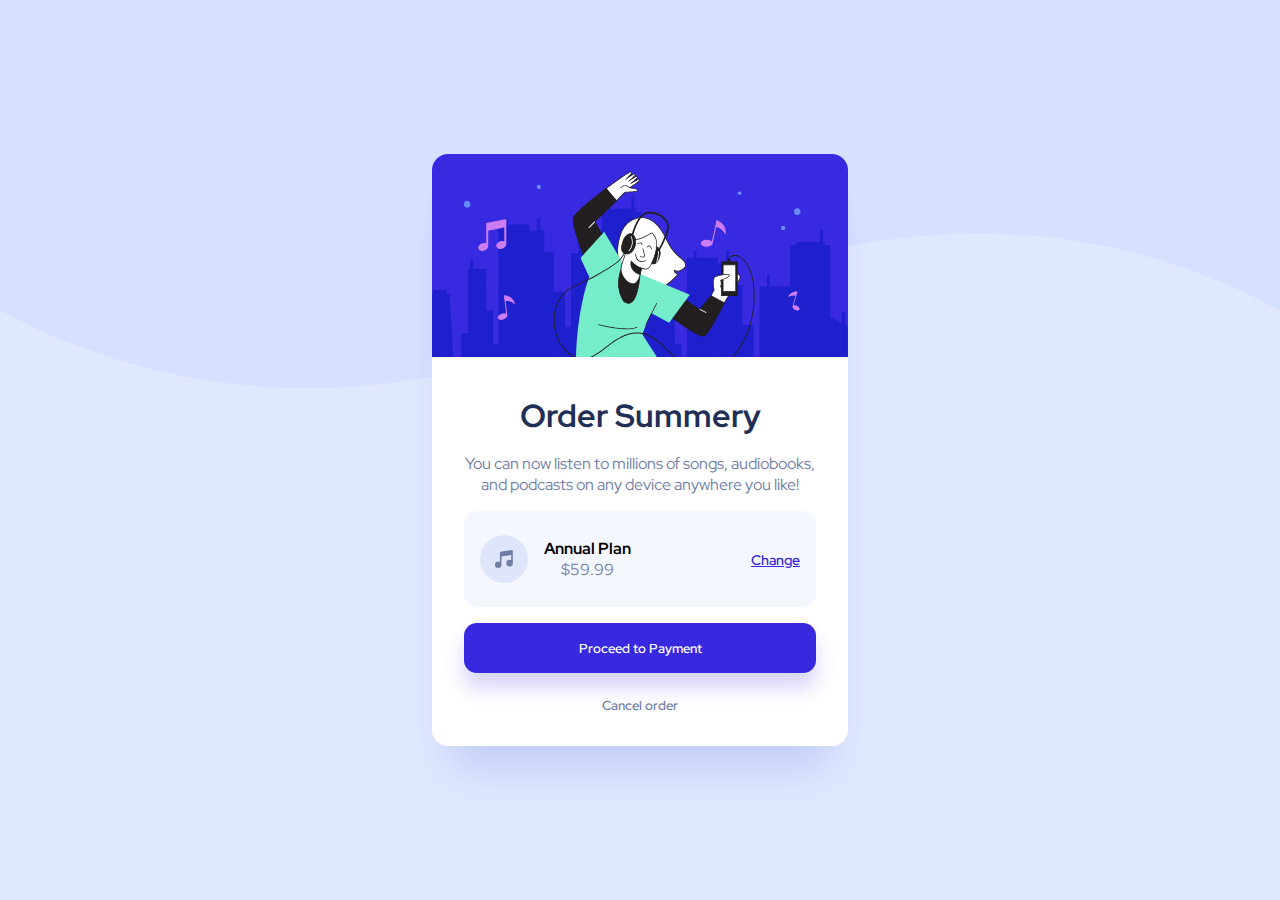
<file: order summary component/index.html>
<!DOCTYPE html>
<html lang="en">

<head>
    <link rel="preconnect" href="https://fonts.googleapis.com">
    <link rel="preconnect" href="https://fonts.gstatic.com" crossorigin>
    <meta charset="UTF-8">
    <meta name="viewport" content="width=device-width, initial-scale=1.0">
    <title>Order Summary Component</title>
    <link rel="shortcut icon" href="../order summary component/assets/favicon.png" type="image/x-icon">
    <link rel="stylesheet" href="style.css">
    <link href="https://fonts.googleapis.com/css2?family=Red+Hat+Display:wght@400;500;700&display=swap"
        rel="stylesheet">
</head>

<body>
    <main>
        <img src="../order summary component/assets/illustration-hero.svg" alt="Hero Ilustration">
        <section>
            <h1>Order Summery</h1>
            <span class="description">You can now listen to millions of songs, audiobooks, and podcasts on any
                device anywhere you like!</span>
                <div class="information">
                    <div class="music-price">
                        <img src="..//order summary component/assets/icon-music.svg" alt="Music Icon">
                        <div class="price">
                            <strong>Annual Plan</strong>
                            <span>$59.99</span>
                        </div>
                    </div>
                    <a href="#">Change</a>
                </div>
                <button>Proceed to Payment</button>
                <a href="#" id="cancel-order">Cancel order</a>
        </section>
    </main>
</body>

</html>
</file>
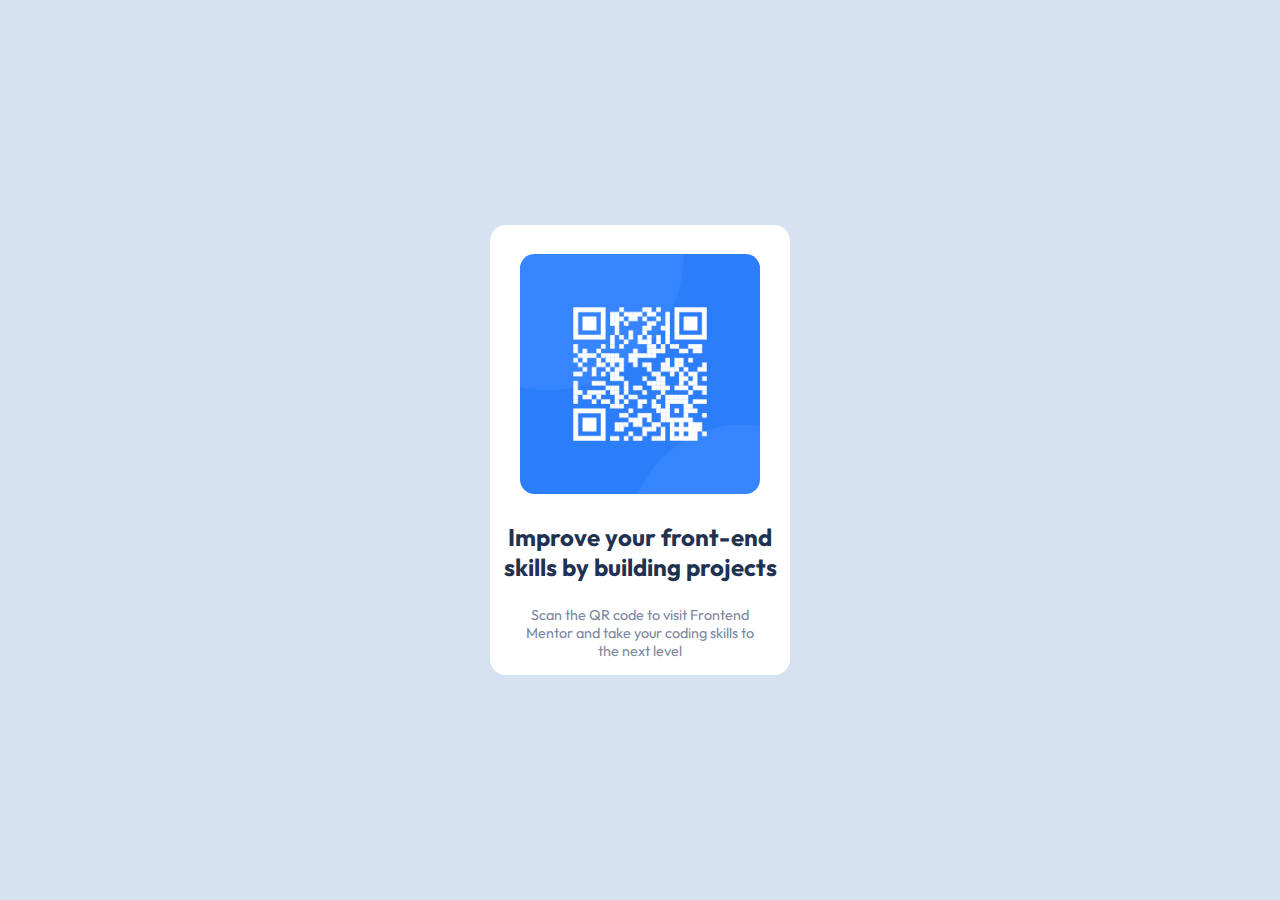
<file: qr code/index.html>
<!DOCTYPE html>
<html lang="en">
  <head>
    <link rel="preconnect" href="https://fonts.googleapis.com" />
    <link rel="preconnect" href="https://fonts.gstatic.com" crossorigin />
    <meta charset="UTF-8" />
    <meta name="viewport" content="width=device-width, initial-scale=1.0" />
    <link rel="shortcut icon" href="./assets/favicon.png" type="image/x-icon" />
    <link rel="stylesheet" href="style.css" />
    <link
      href="https://fonts.googleapis.com/css2?family=Outfit:wght@400;700&display=swap"
      rel="stylesheet"
    />
    <title>QR Code</title>
  </head>
  <body>
    <main>
      <section>
        <img src="../qr code/assets/qr-code.png" alt="QR Code Image" />
        <h1>Improve your front-end skills by building projects</h1>
        <p>
          Scan the QR code to visit Frontend <br />
          Mentor and take your coding skills to <br />
          the next level
        </p>
      </section>
    </main>
  </body>
</html>
</file>
<file: order summary component/style.css>
* {
    padding: 0;
    margin: 0;
    box-sizing: border-box;
    font-family: 'Red Hat Display', sans-serif;
}

html {
    background: #E0E8FF;
}

body {
    width: 100%;
    height: 100vh;
    background: url('assets/pattern-background-desktop.svg');
    background-size: 100%;
    background-repeat: no-repeat;
    display: flex;
    align-items: center;
    justify-content: center;
    padding: 1rem;
}

main {
    background: #fff;
    max-width: 416px;
    border-radius: 1rem;
    box-shadow: 0px 40px 40px -20px rgba(13, 48, 189, 0.151826);
}

main img {
    width: 100%;
    border-radius: 1rem 1rem 0 0;
}

main section {
    display: flex;
    flex-direction: column;
    align-items: center;
    justify-content: center;
    padding: 0 2rem;
    height: 100%;
    width: 100%;
}

main section h1 {
    margin: 2rem 0 1rem 0;
    color: hsl(223, 47%, 23%);
}

main section span {
    color: hsl(224, 23%, 55%);
    text-align: center;
}

main .information {
    display: flex;
    align-items: center;
    justify-content: space-between;
    width: 100%;
    background: hsl(225, 100%, 98%);
    border-radius: 0.8rem;
    padding: 1.5rem 1rem;
    margin: 1rem 0;
}

main .information img {
    width: 48px;
    margin-right: 1rem;
}

main .information .music-price {
    display: flex;
    align-items: center;
}

main .information .price {
    display: flex;
    flex-direction: column;
}

main .information a {
    color: hsl(245, 75%, 52%);
    font-weight: 600;
    font-size: 90%;
    transition: all 0.3s;
}

main .information a:hover {
    color: hsl(223, 47%, 23%);
    text-decoration: none;
}

main button {
    cursor: pointer;
    background-color: hsl(245, 75%, 52%);
    color: #fff;
    font-weight: 600;
    border: none;
    width: 100%;
    padding: 1rem 0;
    border-radius: 0.8rem;
    margin-bottom: 1.5rem;
    box-shadow: 0px 15px 20px rgba(56, 42, 225, 0.2);
    transition: background 0.3s;
}

main button:hover {
    background: #766cf1;
}

#cancel-order {
    text-decoration: none;
    color: hsl(224, 23%, 55%);
    font-weight: 600;
    font-size: 0.8rem;
    margin-bottom: 2rem;
    transition: color 0.3s;
}

#cancel-order:hover {
    color: hsl(223, 47%, 23%);
}

@media (max-width: 650px) {
    body {
        background: url('assets/pattern-background-mobile.svg');
        background-size: 100%;
        background-repeat: no-repeat;
    }
}

@media (max-width: 980px) {
    section {
        padding: 0 3rem;
    }
}
</file>
<file: qr code/style.css>
* {
  margin: 0;
  padding: 0;
  box-sizing: border-box;
  font-family: "Outfit", sans-serif;
}

main {
  height: 100vh;
  width: 100vw;
  background-color: hsl(212, 45%, 89%);
  display: flex;
  align-items: center;
  justify-content: center;
}

section {
  height: 450px;
  width: 300px;
  text-align: center;
  background-color: hsl(0, 0%, 100%);
  border-radius: 1.0rem;
  padding-top: 1.8rem;
}

img {
  width: 240px;
  height: 240px;
  border-radius: 0.9rem;
}

section h1 {
  font-size: 1.5rem;
  font-weight: 700;
  color: hsl(218, 44%, 22%);
  margin: 1.5rem 0 1.5rem 0;
}

section p {
  font-size: 0.9rem;
  color: hsl(220, 15%, 55%);
}
</file>
